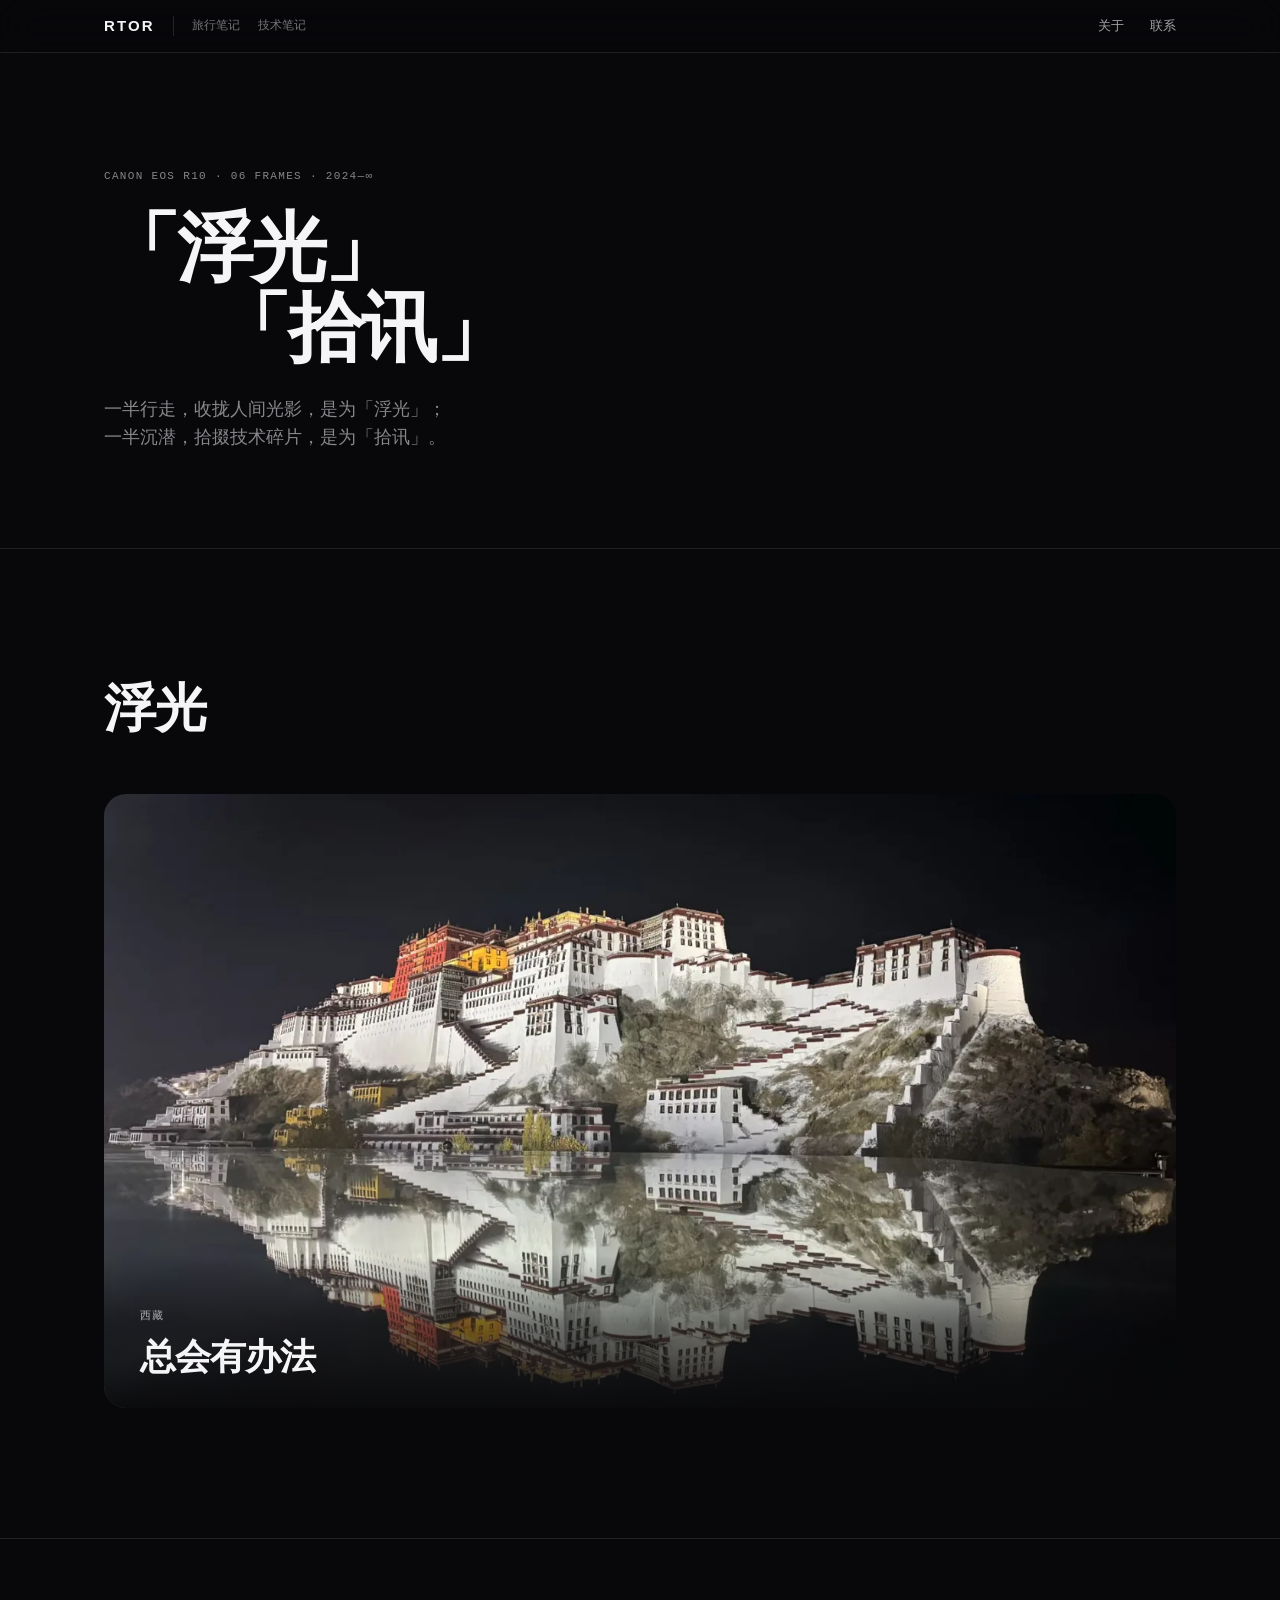
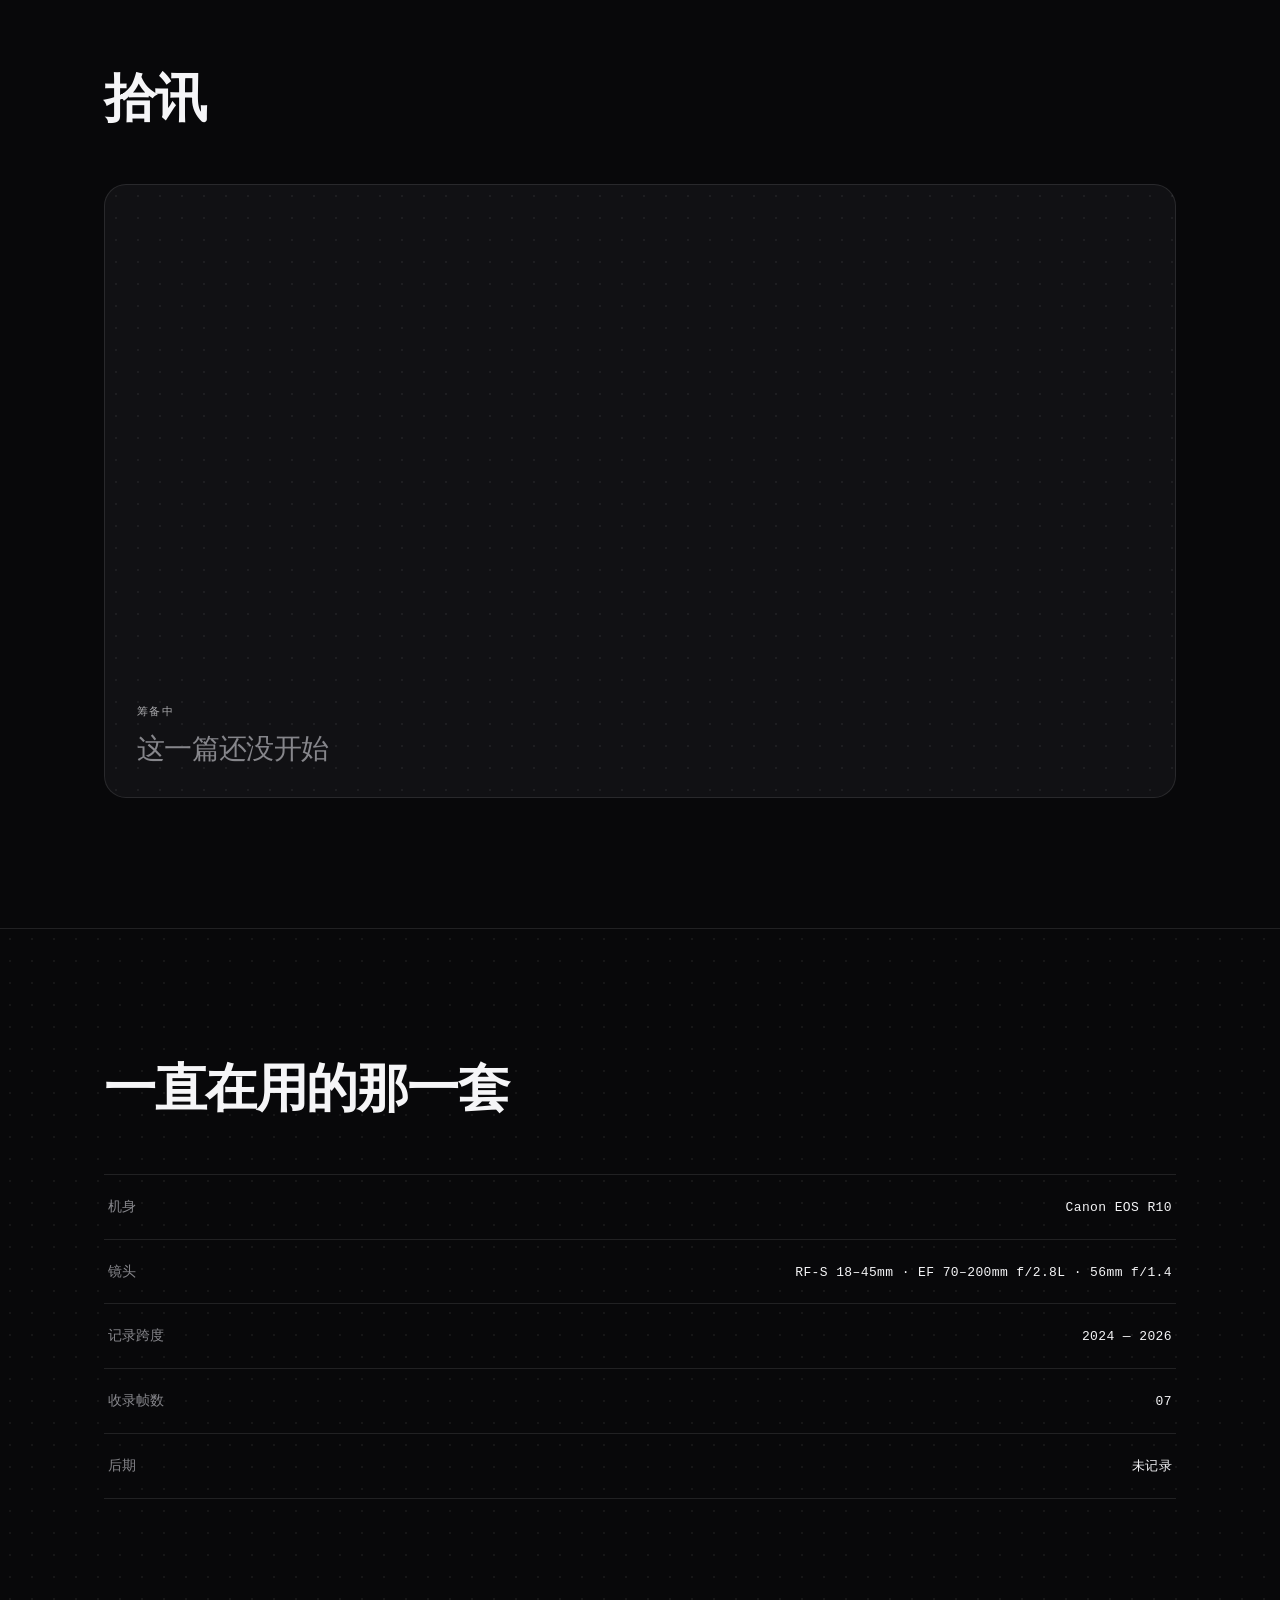
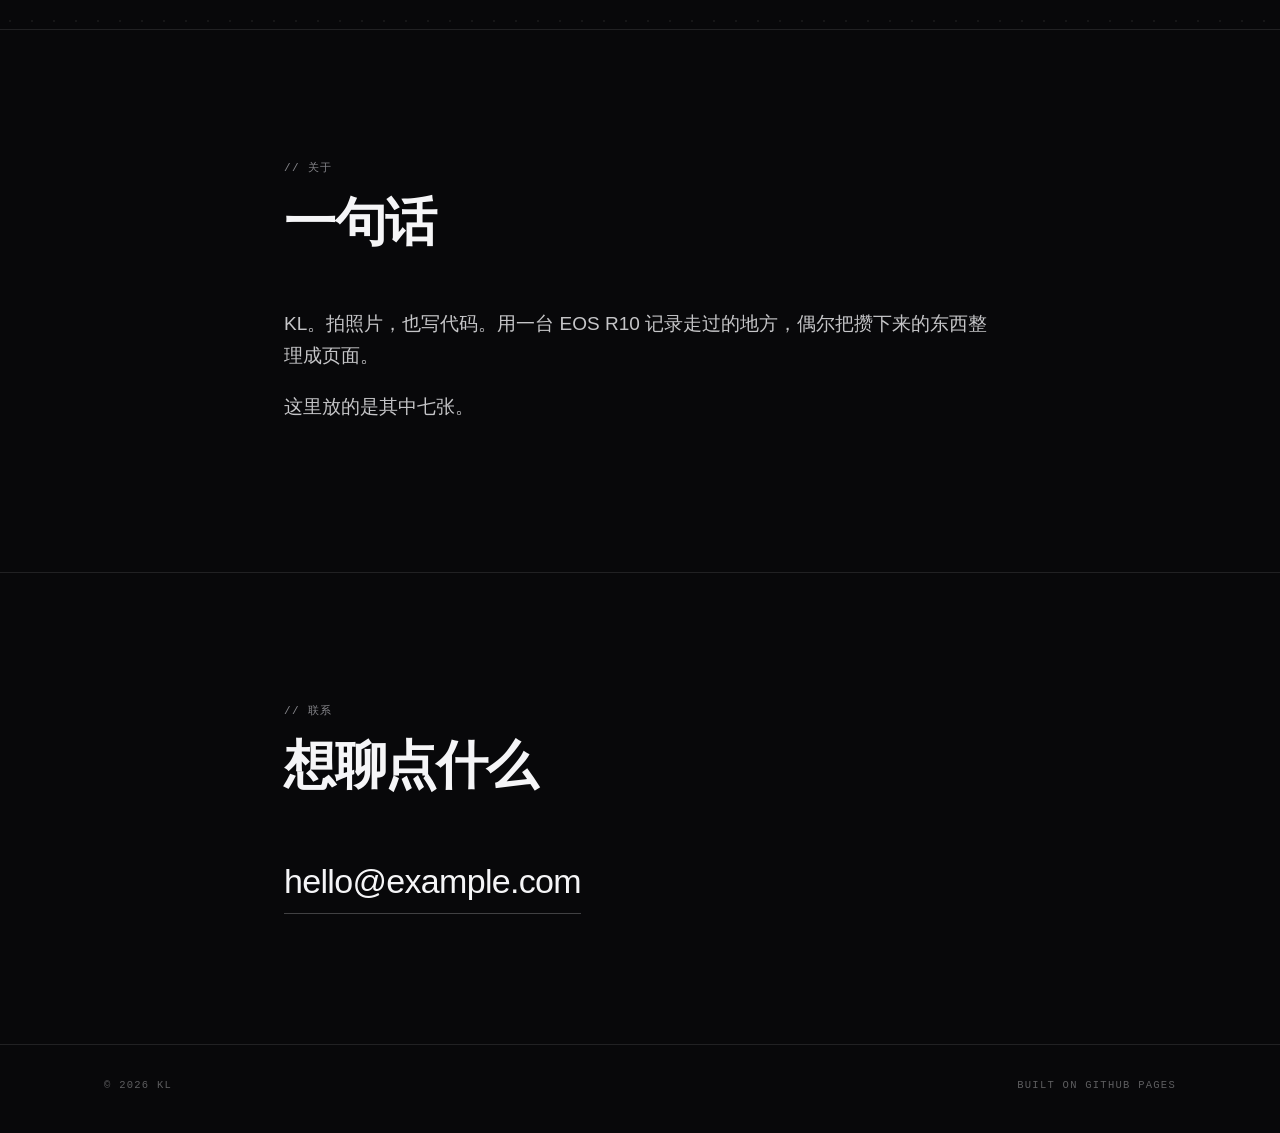
<file: index.html>
<!DOCTYPE html>
<html lang="zh-CN">
<head>
<meta charset="utf-8">
<meta name="viewport" content="width=device-width, initial-scale=1">
<title>KL — 影像</title>
<meta name="description" content="KL 的影像记录。第一章：拉萨。布达拉宫的夜与湖，以及别处的四帧。">
<link rel="icon" href="data:image/svg+xml,<svg xmlns='http://www.w3.org/2000/svg' viewBox='0 0 64 64'><rect width='64' height='64' rx='14' fill='%2308080a'/><text x='32' y='43' font-family='-apple-system,sans-serif' font-size='25' font-weight='600' fill='%23f5f5f7' text-anchor='middle'>KL</text></svg>">
<link rel="stylesheet" href="style.css">
</head>
<body>

<header class="nav">
  <div class="nav-inner">
    <div class="nav-left">
      <a class="brand" href="#top">RTOR</a>
      <nav class="links guides">
        <a href="fuguang.html">旅行笔记</a>
        <a href="shixun.html">技术笔记</a>
      </nav>
    </div>
    <nav class="links">
      <a href="#about">关于</a>
      <a href="#contact">联系</a>
    </nav>
  </div>
</header>

<section class="masthead" id="top">
  <div class="wrap">
    <p class="mono">CANON EOS R10 · 06 FRAMES · 2024—∞</p>
    <h1>「浮光」<br>&nbsp &nbsp &nbsp 「拾讯」</h1>
    <p class="lede">一半行走，收拢人间光影，是为「浮光」；<br>一半沉潜，拾掇技术碎片，是为「拾讯」。</p>
  </div>
</section>

<section class="section" id="fuguang">
  <div class="wrap">
    <h2>浮光</h2>

    <a class="entry reveal" href="fuguang.html">
      <img src="images/potala-card.webp" alt="布达拉宫夜色与水中倒影" width="1400" height="803">
      <span class="entry-copy">
        <span class="mono">西藏</span>
        <span class="entry-title">总会有办法</span>
      </span>
    </a>
  </div>
</section>

<section class="section" id="shixun">
  <div class="wrap">
    <h2>拾讯</h2>

    <a class="entry entry-blank reveal" href="shixun.html">
      <span class="entry-copy">
        <span class="mono">筹备中</span>
        <span class="entry-title">这一篇还没开始</span>
      </span>
    </a>
  </div>
</section>

<section class="section gear" id="gear">
  <div class="wrap">
    <h2>一直在用的那一套</h2>

    <dl class="spec">
      <div>
        <dt>机身</dt>
        <dd>Canon EOS R10</dd>
      </div>
      <div>
        <dt>镜头</dt>
        <dd>RF-S 18–45mm · EF 70–200mm f/2.8L · 56mm f/1.4</dd>
      </div>
      <div>
        <dt>记录跨度</dt>
        <dd>2024 — 2026</dd>
      </div>
      <div>
        <dt>收录帧数</dt>
        <dd>07</dd>
      </div>
      <div>
        <dt>后期</dt>
        <dd>未记录</dd>
      </div>
    </dl>
  </div>
</section>

<section class="section" id="about">
  <div class="wrap narrow">
    <p class="mono label">// 关于</p>
    <h2>一句话</h2>
    <p class="body">KL。拍照片，也写代码。用一台 EOS R10 记录走过的地方，偶尔把攒下来的东西整理成页面。</p>
    <p class="body">这里放的是其中七张。</p>
  </div>
</section>

<section class="section" id="contact">
  <div class="wrap narrow">
    <p class="mono label">// 联系</p>
    <h2>想聊点什么</h2>
    <a class="mail" href="mailto:hello@example.com">hello@example.com</a>
  </div>
</section>

<footer class="foot">
  <div class="wrap foot-inner">
    <span class="mono">© <span id="year">2026</span> KL</span>
    <span class="mono">BUILT ON GITHUB PAGES</span>
  </div>
</footer>

<script>
  document.getElementById('year').textContent = new Date().getFullYear();

  const io = new IntersectionObserver((entries) => {
    entries.forEach((e) => {
      if (e.isIntersecting) {
        e.target.classList.add('in');
        io.unobserve(e.target);
      }
    });
  }, { threshold: 0.12 });

  document.querySelectorAll('.reveal').forEach((el) => io.observe(el));
</script>

</body>
</html>
</file>
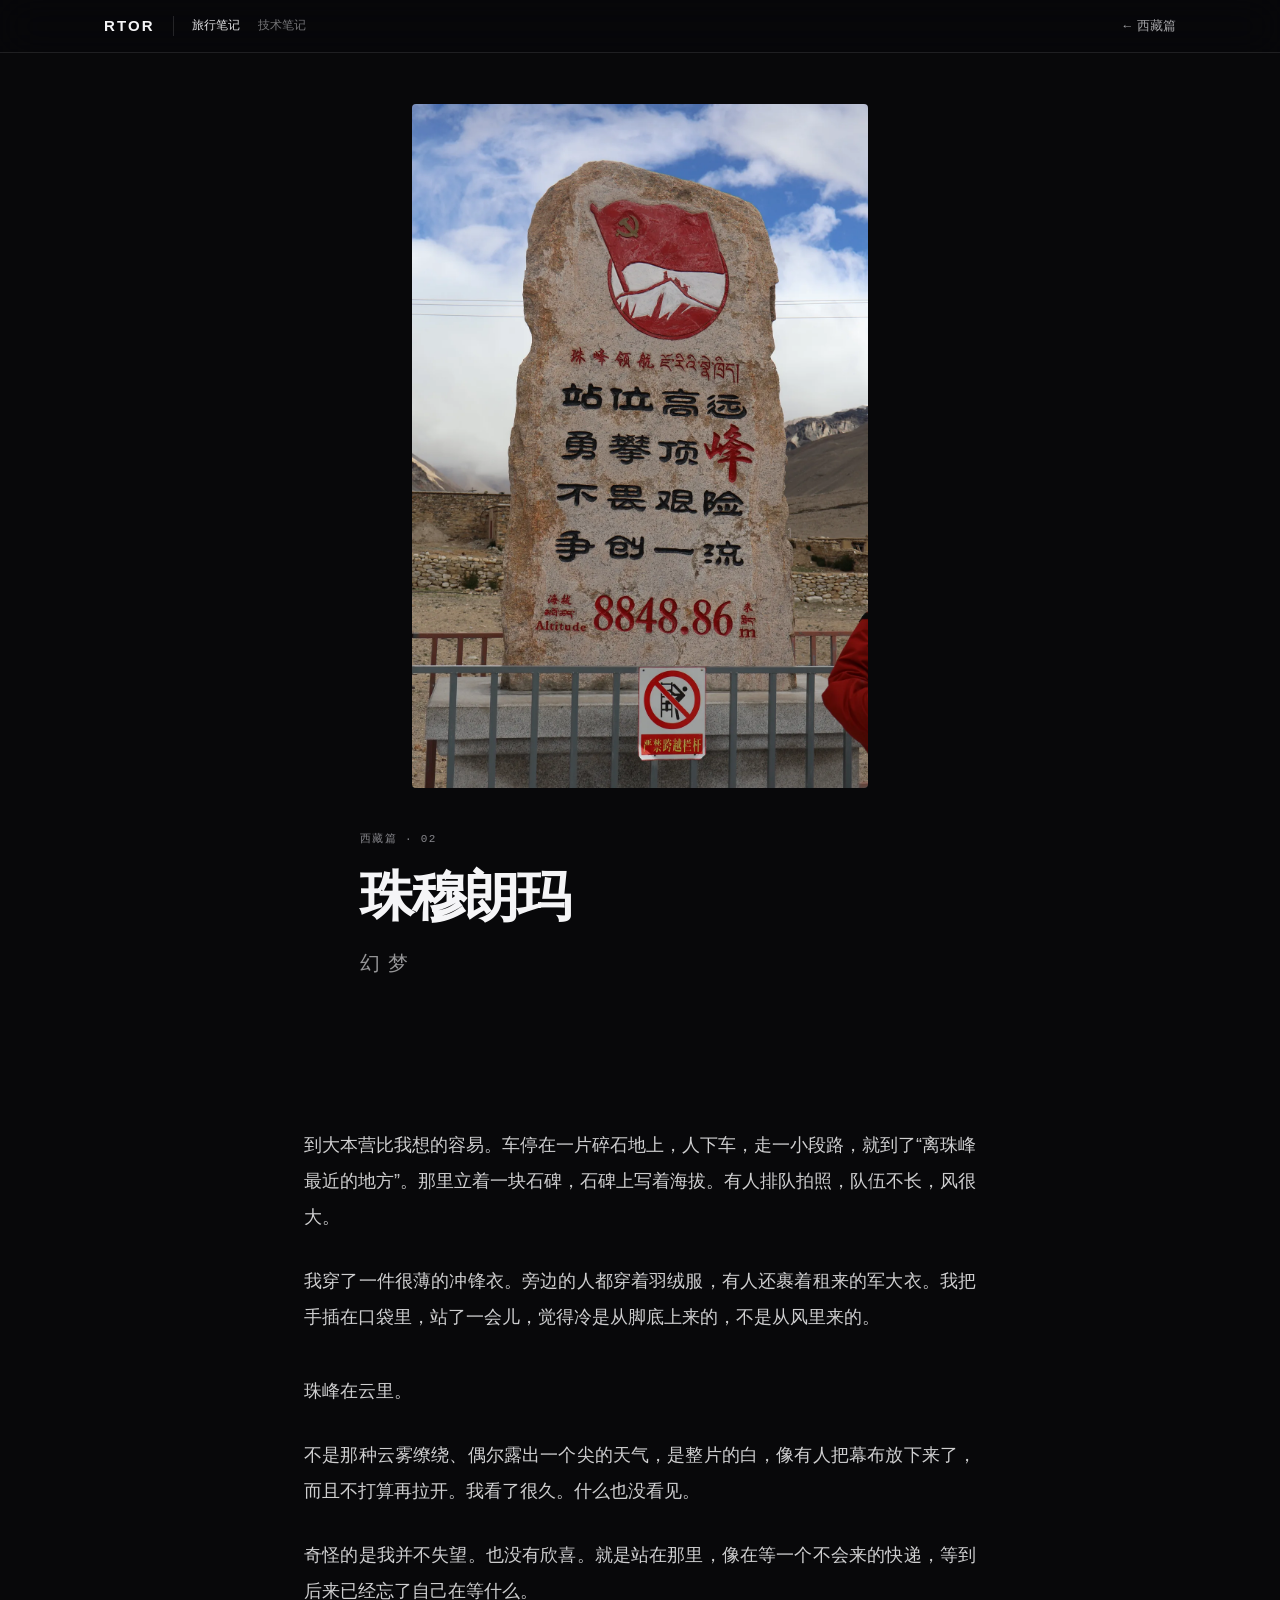
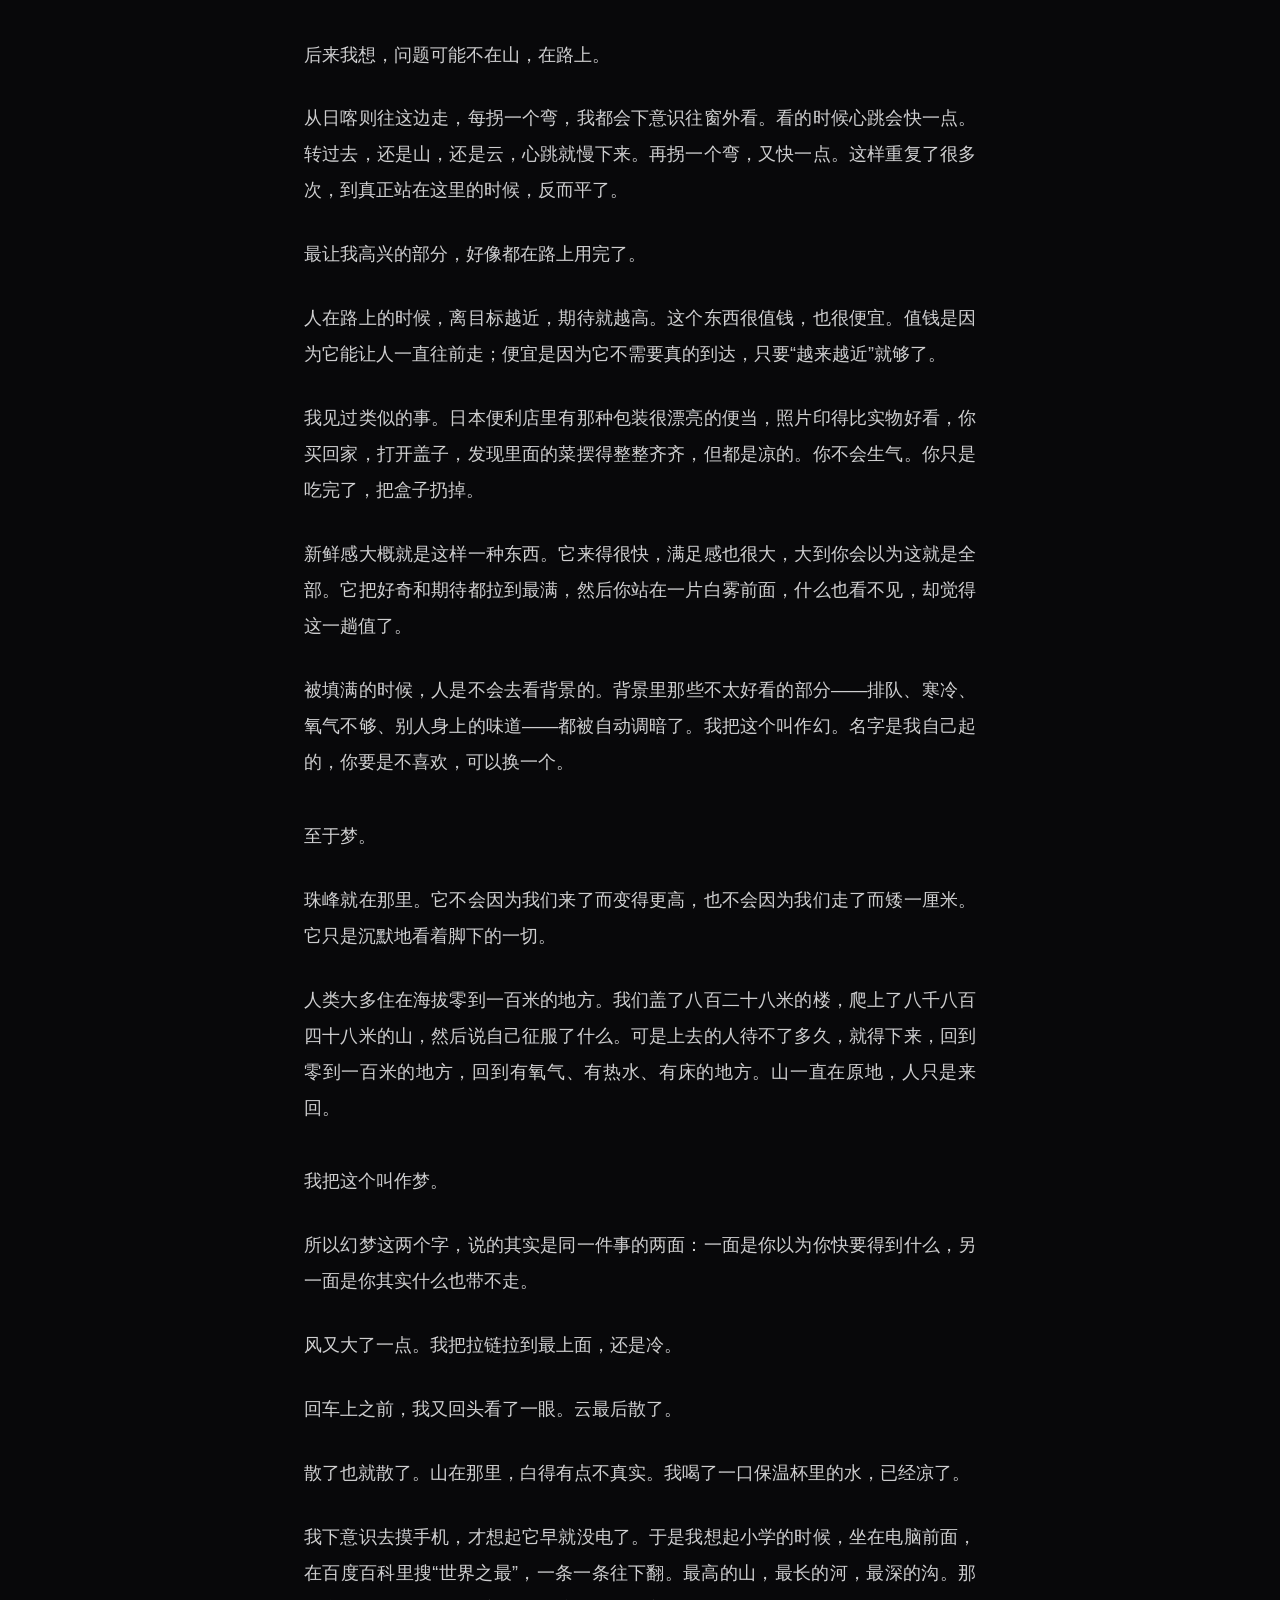
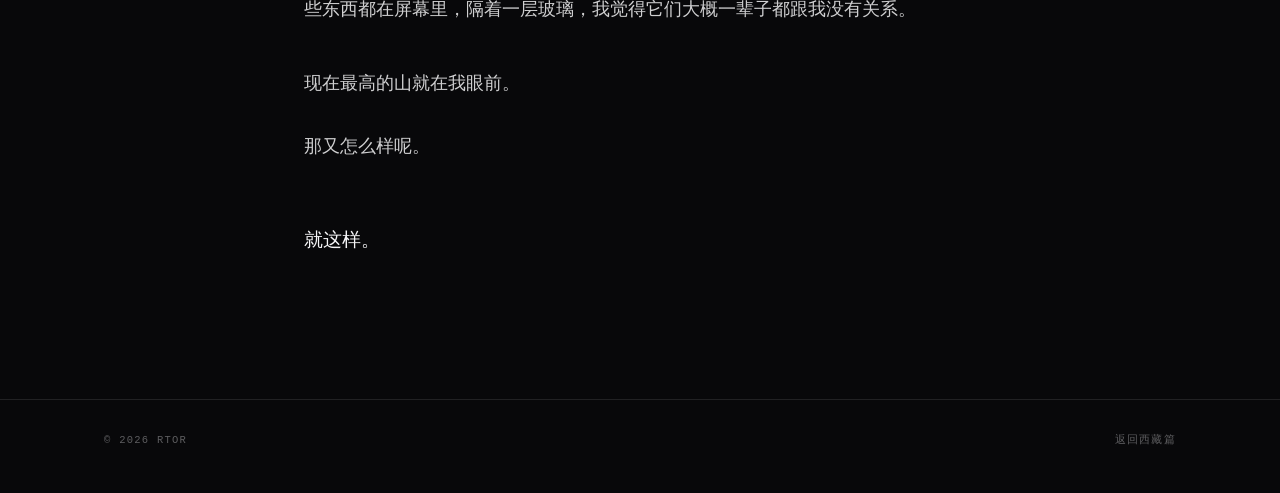
<file: everest.html>
<!DOCTYPE html>
<html lang="zh-CN">
<head>
<meta charset="utf-8">
<meta name="viewport" content="width=device-width, initial-scale=1">
<title>珠穆朗玛 — RTOR</title>
<meta name="description" content="珠峰大本营，云里什么也没看见。幻与梦。">
<link rel="icon" href="data:image/svg+xml,<svg xmlns='http://www.w3.org/2000/svg' viewBox='0 0 64 64'><rect width='64' height='64' rx='14' fill='%2308080a'/><text x='32' y='43' font-family='-apple-system,sans-serif' font-size='25' font-weight='600' fill='%23f5f5f7' text-anchor='middle'>R</text></svg>">
<link rel="stylesheet" href="style.css">
</head>
<body>

<header class="nav">
  <div class="nav-inner">
    <div class="nav-left">
      <a class="brand" href="index.html">RTOR</a>
      <nav class="links guides">
        <a class="is-active" href="fuguang.html">旅行笔记</a>
        <a href="shixun.html">技术笔记</a>
      </nav>
    </div>
    <nav class="links">
      <a class="back" href="xizang.html">← 西藏篇</a>
    </nav>
  </div>
</header>

<article>

  <div class="article-cover portrait">
    <img src="images/everest-cover.webp" alt="珠峰大本营的石碑，刻着海拔 8848.86 米" width="1240" height="1860">
    <div class="article-cover-copy">
      <p class="mono">西藏篇 · 02</p>
      <h1>珠穆朗玛</h1>
      <p class="sub">幻梦</p>
    </div>
  </div>

  <div class="wrap article-body">

    <p>到大本营比我想的容易。车停在一片碎石地上，人下车，走一小段路，就到了“离珠峰最近的地方”。那里立着一块石碑，石碑上写着海拔。有人排队拍照，队伍不长，风很大。</p>

    <p>我穿了一件很薄的冲锋衣。旁边的人都穿着羽绒服，有人还裹着租来的军大衣。我把手插在口袋里，站了一会儿，觉得冷是从脚底上来的，不是从风里来的。</p>

    <p class="beat">珠峰在云里。</p>

    <p>不是那种云雾缭绕、偶尔露出一个尖的天气，是整片的白，像有人把幕布放下来了，而且不打算再拉开。我看了很久。什么也没看见。</p>

    <p>奇怪的是我并不失望。也没有欣喜。就是站在那里，像在等一个不会来的快递，等到后来已经忘了自己在等什么。</p>

    <p>后来我想，问题可能不在山，在路上。</p>

    <p>从日喀则往这边走，每拐一个弯，我都会下意识往窗外看。看的时候心跳会快一点。转过去，还是山，还是云，心跳就慢下来。再拐一个弯，又快一点。这样重复了很多次，到真正站在这里的时候，反而平了。</p>

    <p>最让我高兴的部分，好像都在路上用完了。</p>

    <p>人在路上的时候，离目标越近，期待就越高。这个东西很值钱，也很便宜。值钱是因为它能让人一直往前走；便宜是因为它不需要真的到达，只要“越来越近”就够了。</p>

    <p>我见过类似的事。日本便利店里有那种包装很漂亮的便当，照片印得比实物好看，你买回家，打开盖子，发现里面的菜摆得整整齐齐，但都是凉的。你不会生气。你只是吃完了，把盒子扔掉。</p>

    <p>新鲜感大概就是这样一种东西。它来得很快，满足感也很大，大到你会以为这就是全部。它把好奇和期待都拉到最满，然后你站在一片白雾前面，什么也看不见，却觉得这一趟值了。</p>

    <p>被填满的时候，人是不会去看背景的。背景里那些不太好看的部分——排队、寒冷、氧气不够、别人身上的味道——都被自动调暗了。我把这个叫作幻。名字是我自己起的，你要是不喜欢，可以换一个。</p>

    <p class="beat">至于梦。</p>

    <p>珠峰就在那里。它不会因为我们来了而变得更高，也不会因为我们走了而矮一厘米。它只是沉默地看着脚下的一切。</p>

    <p>人类大多住在海拔零到一百米的地方。我们盖了八百二十八米的楼，爬上了八千八百四十八米的山，然后说自己征服了什么。可是上去的人待不了多久，就得下来，回到零到一百米的地方，回到有氧气、有热水、有床的地方。山一直在原地，人只是来回。</p>

    <p class="beat">我把这个叫作梦。</p>

    <p>所以幻梦这两个字，说的其实是同一件事的两面：一面是你以为你快要得到什么，另一面是你其实什么也带不走。</p>

    <p>风又大了一点。我把拉链拉到最上面，还是冷。</p>

    <p>回车上之前，我又回头看了一眼。云最后散了。</p>

    <p>散了也就散了。山在那里，白得有点不真实。我喝了一口保温杯里的水，已经凉了。</p>

    <p>我下意识去摸手机，才想起它早就没电了。于是我想起小学的时候，坐在电脑前面，在百度百科里搜“世界之最”，一条一条往下翻。最高的山，最长的河，最深的沟。那些东西都在屏幕里，隔着一层玻璃，我觉得它们大概一辈子都跟我没有关系。</p>

    <p class="beat">现在最高的山就在我眼前。</p>

    <p>那又怎么样呢。</p>

    <p class="end">就这样。</p>

  </div>

</article>

<footer class="foot">
  <div class="wrap foot-inner">
    <span class="mono">© <span id="year">2026</span> RTOR</span>
    <a class="mono back" href="xizang.html">返回西藏篇</a>
  </div>
</footer>

<script>
  document.getElementById('year').textContent = new Date().getFullYear();
</script>

</body>
</html>
</file>
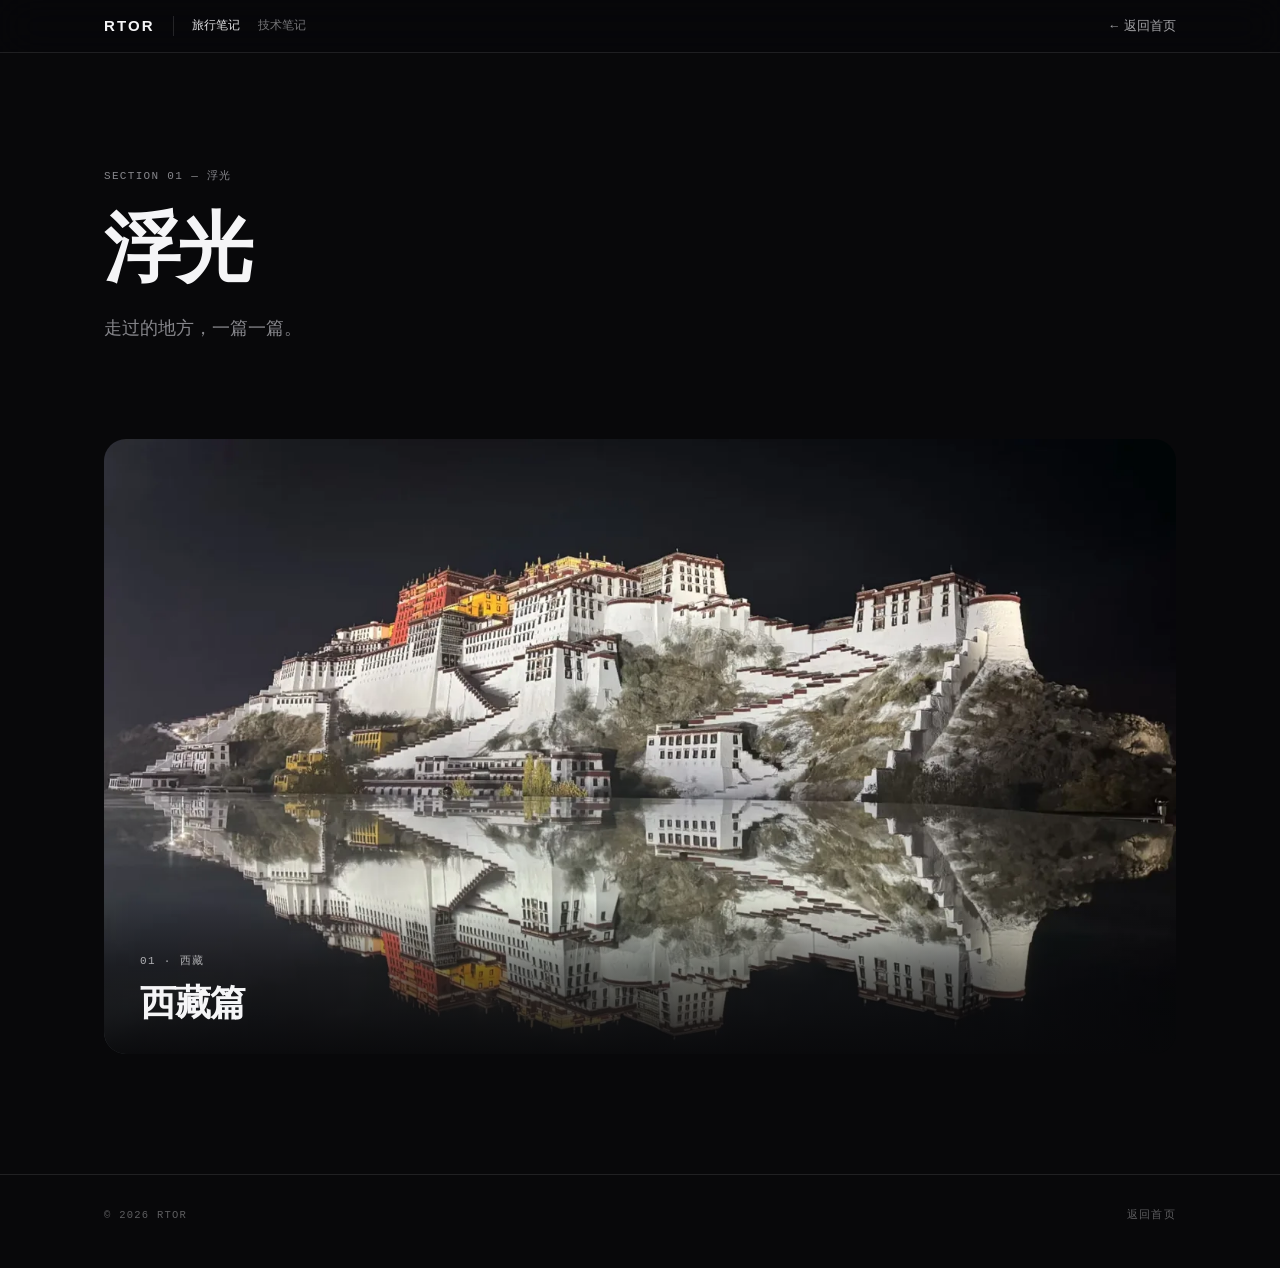
<file: fuguang.html>
<!DOCTYPE html>
<html lang="zh-CN">
<head>
<meta charset="utf-8">
<meta name="viewport" content="width=device-width, initial-scale=1">
<title>浮光 — RTOR</title>
<meta name="description" content="浮光：走过的地方，一篇一篇。">
<link rel="icon" href="data:image/svg+xml,<svg xmlns='http://www.w3.org/2000/svg' viewBox='0 0 64 64'><rect width='64' height='64' rx='14' fill='%2308080a'/><text x='32' y='43' font-family='-apple-system,sans-serif' font-size='25' font-weight='600' fill='%23f5f5f7' text-anchor='middle'>R</text></svg>">
<link rel="stylesheet" href="style.css">
</head>
<body>

<header class="nav">
  <div class="nav-inner">
    <div class="nav-left">
      <a class="brand" href="index.html">RTOR</a>
      <nav class="links guides">
        <a class="is-active" href="fuguang.html">旅行笔记</a>
        <a href="shixun.html">技术笔记</a>
      </nav>
    </div>
    <nav class="links">
      <a class="back" href="index.html">← 返回首页</a>
    </nav>
  </div>
</header>

<section class="masthead">
  <div class="wrap">
    <p class="mono">SECTION 01 — 浮光</p>
    <h1>浮光</h1>
    <p class="lede">走过的地方，一篇一篇。</p>
  </div>
</section>

<div class="wrap entry-list">
  <a class="entry reveal" href="xizang.html">
    <img src="images/potala-card.webp" alt="布达拉宫夜色与水中倒影" width="1400" height="803">
    <span class="entry-copy">
      <span class="mono">01 · 西藏</span>
      <span class="entry-title">西藏篇</span>
    </span>
  </a>
</div>

<footer class="foot">
  <div class="wrap foot-inner">
    <span class="mono">© <span id="year">2026</span> RTOR</span>
    <a class="mono back" href="index.html">返回首页</a>
  </div>
</footer>

<script>
  document.getElementById('year').textContent = new Date().getFullYear();

  const io = new IntersectionObserver((entries) => {
    entries.forEach((e) => {
      if (e.isIntersecting) {
        e.target.classList.add('in');
        io.unobserve(e.target);
      }
    });
  }, { threshold: 0.12 });

  document.querySelectorAll('.reveal').forEach((el) => io.observe(el));
</script>

</body>
</html>
</file>
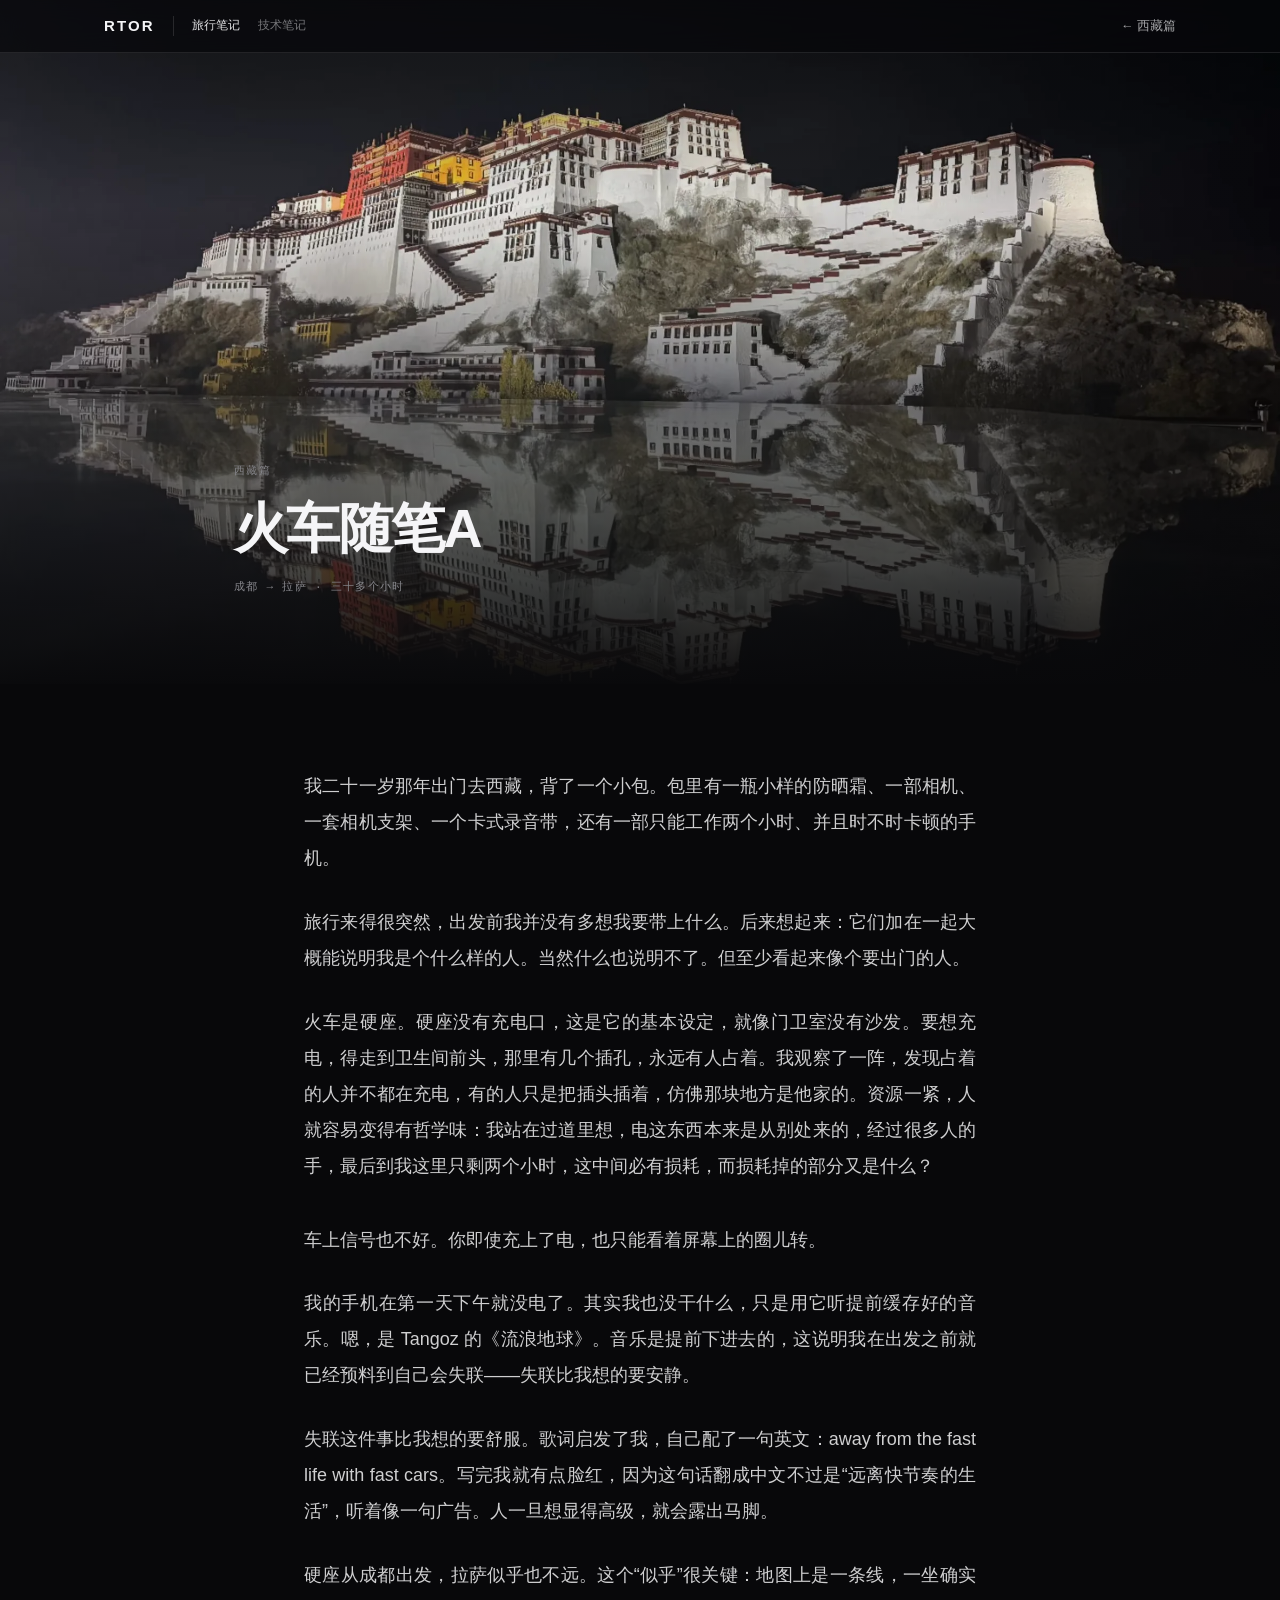
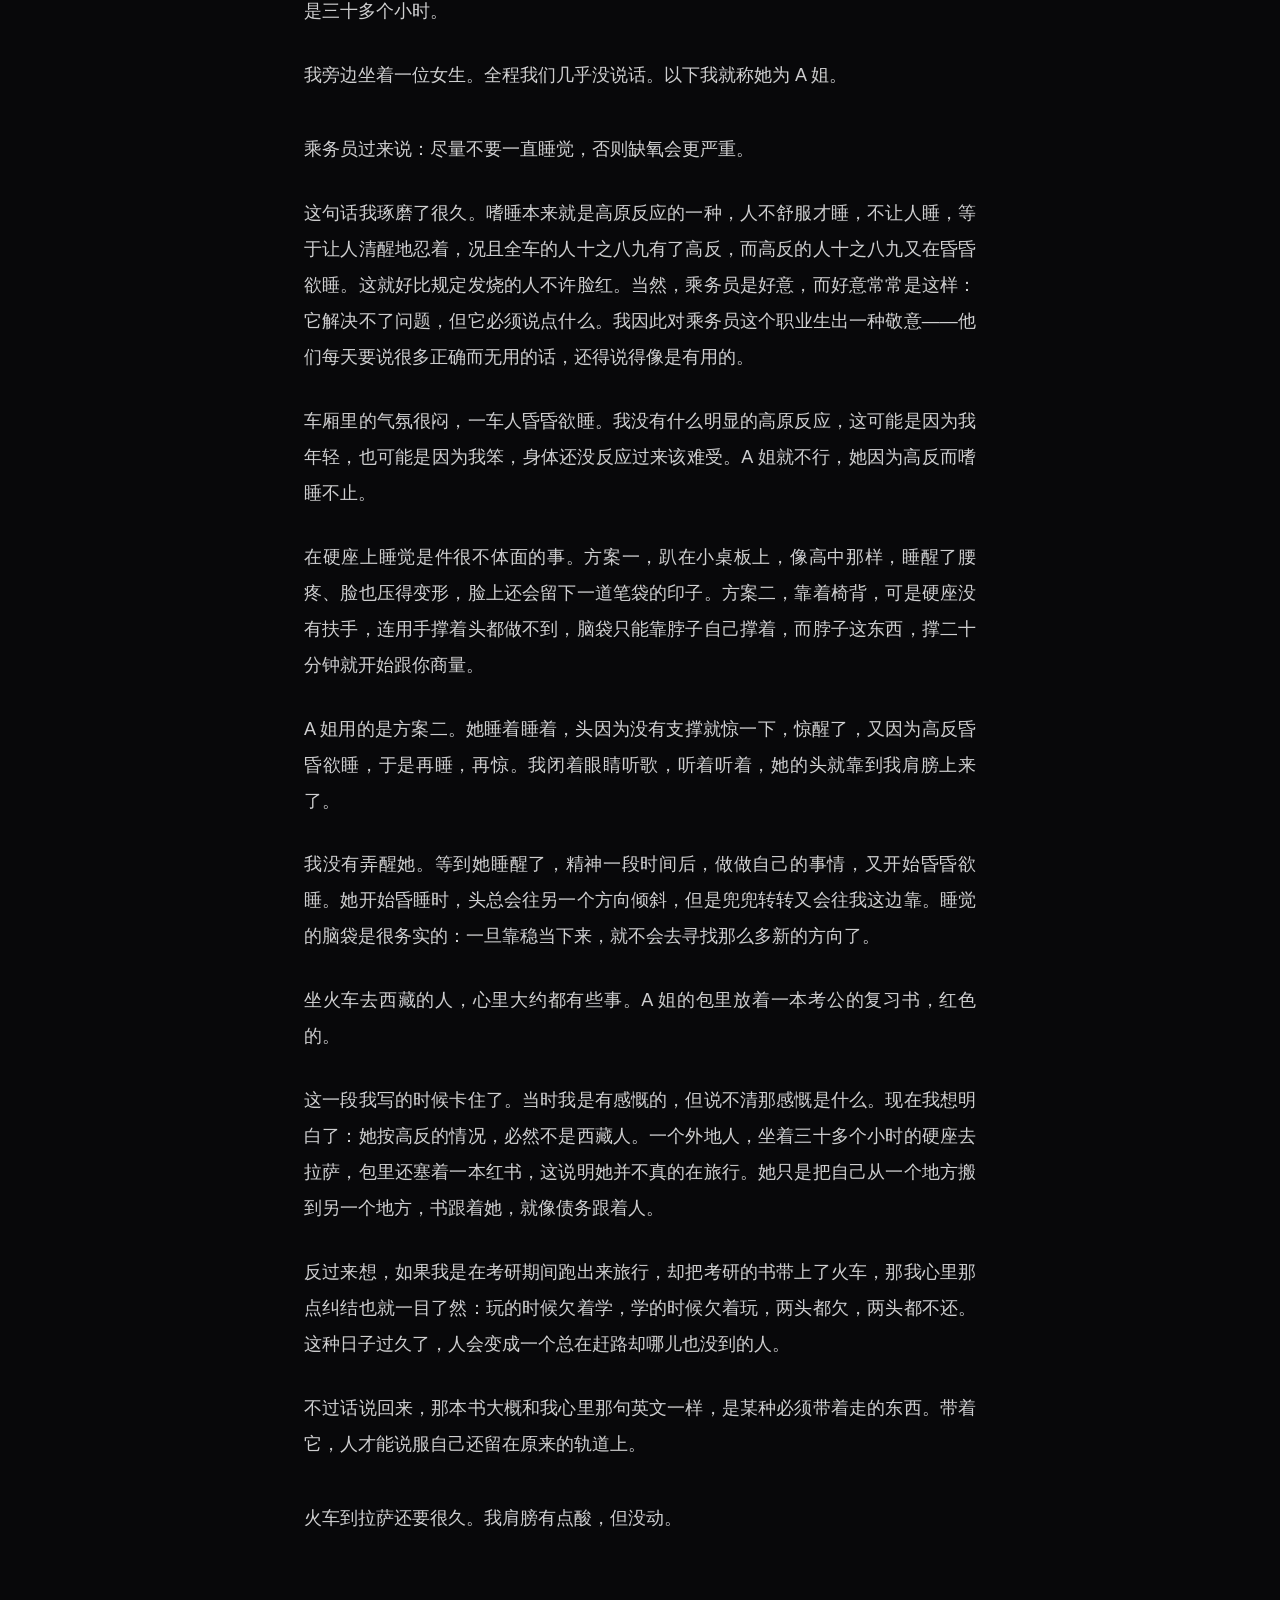
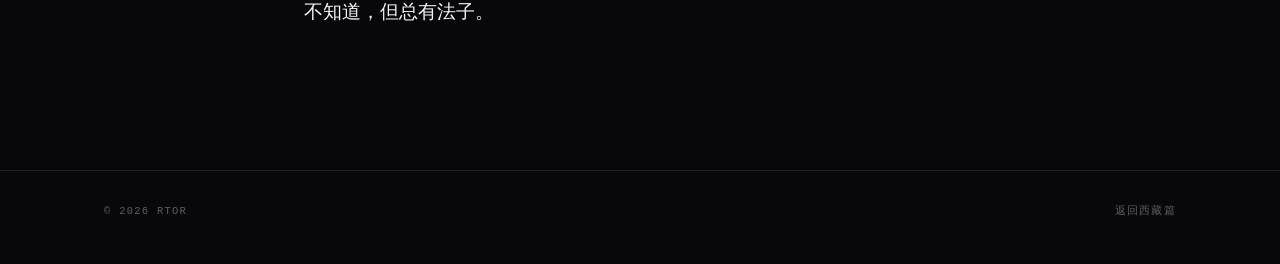
<file: lhasa.html>
<!DOCTYPE html>
<html lang="zh-CN">
<head>
<meta charset="utf-8">
<meta name="viewport" content="width=device-width, initial-scale=1">
<title>火车随笔A — RTOR</title>
<meta name="description" content="二十一岁，硬座，三十多个小时，从成都到拉萨。">
<link rel="icon" href="data:image/svg+xml,<svg xmlns='http://www.w3.org/2000/svg' viewBox='0 0 64 64'><rect width='64' height='64' rx='14' fill='%2308080a'/><text x='32' y='43' font-family='-apple-system,sans-serif' font-size='25' font-weight='600' fill='%23f5f5f7' text-anchor='middle'>R</text></svg>">
<link rel="stylesheet" href="style.css">
</head>
<body>

<header class="nav">
  <div class="nav-inner">
    <div class="nav-left">
      <a class="brand" href="index.html">RTOR</a>
      <nav class="links guides">
        <a class="is-active" href="fuguang.html">旅行笔记</a>
        <a href="shixun.html">技术笔记</a>
      </nav>
    </div>
    <nav class="links">
      <a class="back" href="xizang.html">← 西藏篇</a>
    </nav>
  </div>
</header>

<article>

  <div class="article-cover">
    <img src="images/potala.webp" alt="布达拉宫夜色与水中倒影" width="2400" height="1376">
    <div class="article-cover-copy">
      <p class="mono">西藏篇</p>
      <h1>火车随笔A</h1>
      <p class="mono">成都 → 拉萨 · 三十多个小时</p>
    </div>
  </div>

  <div class="wrap article-body">

    <p>我二十一岁那年出门去西藏，背了一个小包。包里有一瓶小样的防晒霜、一部相机、一套相机支架、一个卡式录音带，还有一部只能工作两个小时、并且时不时卡顿的手机。</p>

    <p>旅行来得很突然，出发前我并没有多想我要带上什么。后来想起来：它们加在一起大概能说明我是个什么样的人。当然什么也说明不了。但至少看起来像个要出门的人。</p>

    <p>火车是硬座。硬座没有充电口，这是它的基本设定，就像门卫室没有沙发。要想充电，得走到卫生间前头，那里有几个插孔，永远有人占着。我观察了一阵，发现占着的人并不都在充电，有的人只是把插头插着，仿佛那块地方是他家的。资源一紧，人就容易变得有哲学味：我站在过道里想，电这东西本来是从别处来的，经过很多人的手，最后到我这里只剩两个小时，这中间必有损耗，而损耗掉的部分又是什么？</p>

    <p class="beat">车上信号也不好。你即使充上了电，也只能看着屏幕上的圈儿转。</p>

    <p>我的手机在第一天下午就没电了。其实我也没干什么，只是用它听提前缓存好的音乐。嗯，是 Tangoz 的《流浪地球》。音乐是提前下进去的，这说明我在出发之前就已经预料到自己会失联——失联比我想的要安静。</p>

    <p>失联这件事比我想的要舒服。歌词启发了我，自己配了一句英文：away from the fast life with fast cars。写完我就有点脸红，因为这句话翻成中文不过是“远离快节奏的生活”，听着像一句广告。人一旦想显得高级，就会露出马脚。</p>

    <p>硬座从成都出发，拉萨似乎也不远。这个“似乎”很关键：地图上是一条线，一坐确实是三十多个小时。</p>

    <p>我旁边坐着一位女生。全程我们几乎没说话。以下我就称她为 A 姐。</p>

    <p class="beat">乘务员过来说：尽量不要一直睡觉，否则缺氧会更严重。</p>

    <p>这句话我琢磨了很久。嗜睡本来就是高原反应的一种，人不舒服才睡，不让人睡，等于让人清醒地忍着，况且全车的人十之八九有了高反，而高反的人十之八九又在昏昏欲睡。这就好比规定发烧的人不许脸红。当然，乘务员是好意，而好意常常是这样：它解决不了问题，但它必须说点什么。我因此对乘务员这个职业生出一种敬意——他们每天要说很多正确而无用的话，还得说得像是有用的。</p>

    <p>车厢里的气氛很闷，一车人昏昏欲睡。我没有什么明显的高原反应，这可能是因为我年轻，也可能是因为我笨，身体还没反应过来该难受。A 姐就不行，她因为高反而嗜睡不止。</p>

    <p>在硬座上睡觉是件很不体面的事。方案一，趴在小桌板上，像高中那样，睡醒了腰疼、脸也压得变形，脸上还会留下一道笔袋的印子。方案二，靠着椅背，可是硬座没有扶手，连用手撑着头都做不到，脑袋只能靠脖子自己撑着，而脖子这东西，撑二十分钟就开始跟你商量。</p>

    <p>A 姐用的是方案二。她睡着睡着，头因为没有支撑就惊一下，惊醒了，又因为高反昏昏欲睡，于是再睡，再惊。我闭着眼睛听歌，听着听着，她的头就靠到我肩膀上来了。</p>

    <p>我没有弄醒她。等到她睡醒了，精神一段时间后，做做自己的事情，又开始昏昏欲睡。她开始昏睡时，头总会往另一个方向倾斜，但是兜兜转转又会往我这边靠。睡觉的脑袋是很务实的：一旦靠稳当下来，就不会去寻找那么多新的方向了。</p>

    <p>坐火车去西藏的人，心里大约都有些事。A 姐的包里放着一本考公的复习书，红色的。</p>

    <p>这一段我写的时候卡住了。当时我是有感慨的，但说不清那感慨是什么。现在我想明白了：她按高反的情况，必然不是西藏人。一个外地人，坐着三十多个小时的硬座去拉萨，包里还塞着一本红书，这说明她并不真的在旅行。她只是把自己从一个地方搬到另一个地方，书跟着她，就像债务跟着人。</p>

    <p>反过来想，如果我是在考研期间跑出来旅行，却把考研的书带上了火车，那我心里那点纠结也就一目了然：玩的时候欠着学，学的时候欠着玩，两头都欠，两头都不还。这种日子过久了，人会变成一个总在赶路却哪儿也没到的人。</p>

    <p>不过话说回来，那本书大概和我心里那句英文一样，是某种必须带着走的东西。带着它，人才能说服自己还留在原来的轨道上。</p>

    <p class="beat">火车到拉萨还要很久。我肩膀有点酸，但没动。</p>

    <p class="end">不知道，但总有法子。</p>

  </div>

</article>

<footer class="foot">
  <div class="wrap foot-inner">
    <span class="mono">© <span id="year">2026</span> RTOR</span>
    <a class="mono back" href="xizang.html">返回西藏篇</a>
  </div>
</footer>

<script>
  document.getElementById('year').textContent = new Date().getFullYear();
</script>

</body>
</html>
</file>
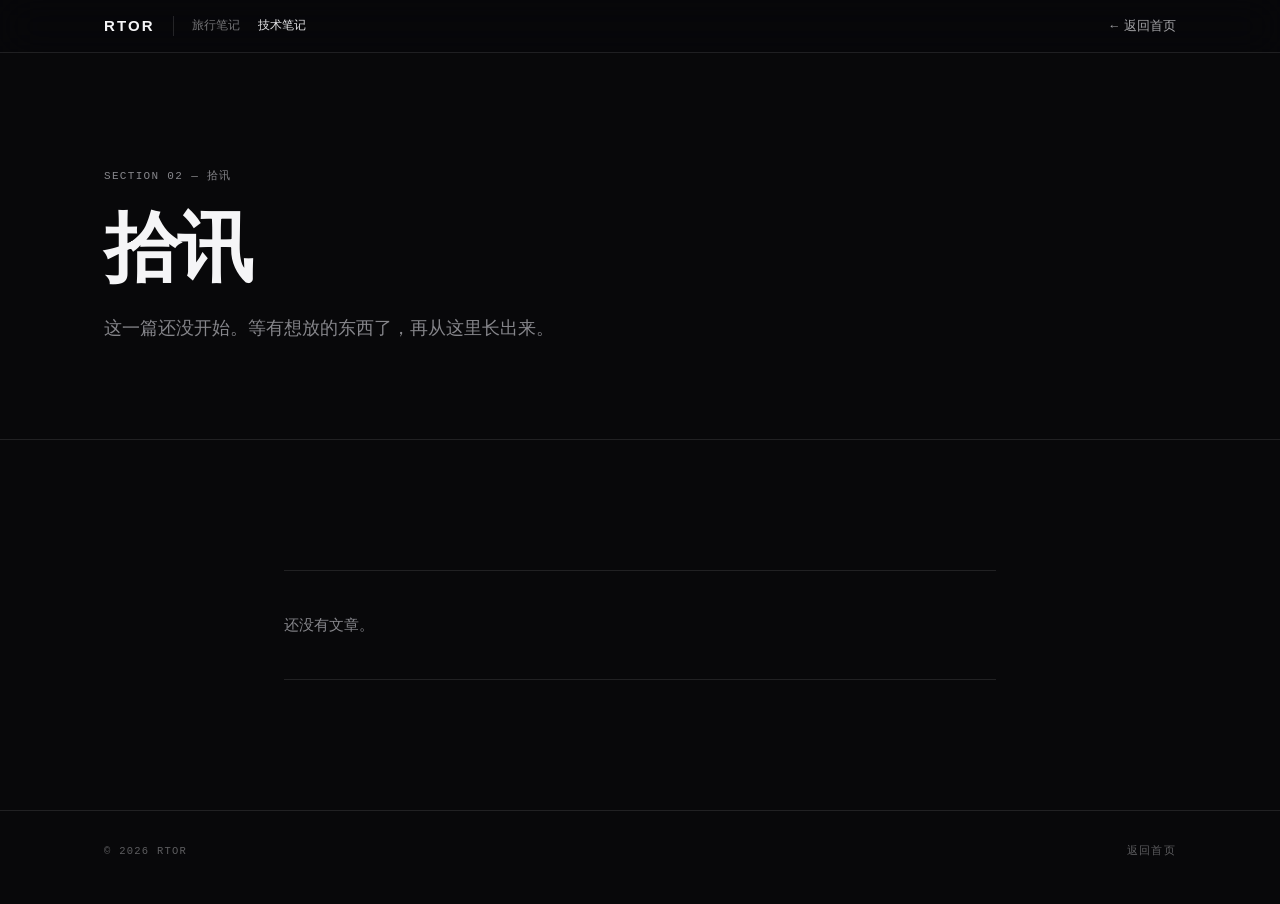
<file: shixun.html>
<!DOCTYPE html>
<html lang="zh-CN">
<head>
<meta charset="utf-8">
<meta name="viewport" content="width=device-width, initial-scale=1">
<title>拾讯 — RTOR</title>
<meta name="description" content="拾讯：还在筹备的一篇。">
<link rel="icon" href="data:image/svg+xml,<svg xmlns='http://www.w3.org/2000/svg' viewBox='0 0 64 64'><rect width='64' height='64' rx='14' fill='%2308080a'/><text x='32' y='43' font-family='-apple-system,sans-serif' font-size='25' font-weight='600' fill='%23f5f5f7' text-anchor='middle'>R</text></svg>">
<link rel="stylesheet" href="style.css">
</head>
<body>

<header class="nav">
  <div class="nav-inner">
    <div class="nav-left">
      <a class="brand" href="index.html">RTOR</a>
      <nav class="links guides">
        <a href="fuguang.html">旅行笔记</a>
        <a class="is-active" href="shixun.html">技术笔记</a>
      </nav>
    </div>
    <nav class="links">
      <a class="back" href="index.html">← 返回首页</a>
    </nav>
  </div>
</header>

<section class="masthead">
  <div class="wrap">
    <p class="mono">SECTION 02 — 拾讯</p>
    <h1>拾讯</h1>
    <p class="lede">这一篇还没开始。等有想放的东西了，再从这里长出来。</p>
  </div>
</section>

<section class="section">
  <div class="wrap narrow">
    <p class="empty">还没有文章。</p>
  </div>
</section>

<footer class="foot">
  <div class="wrap foot-inner">
    <span class="mono">© <span id="year">2026</span> RTOR</span>
    <a class="mono back" href="index.html">返回首页</a>
  </div>
</footer>

<script>
  document.getElementById('year').textContent = new Date().getFullYear();

  const io = new IntersectionObserver((entries) => {
    entries.forEach((e) => {
      if (e.isIntersecting) {
        e.target.classList.add('in');
        io.unobserve(e.target);
      }
    });
  }, { threshold: 0.12 });

  document.querySelectorAll('.reveal').forEach((el) => io.observe(el));
</script>

</body>
</html>
</file>
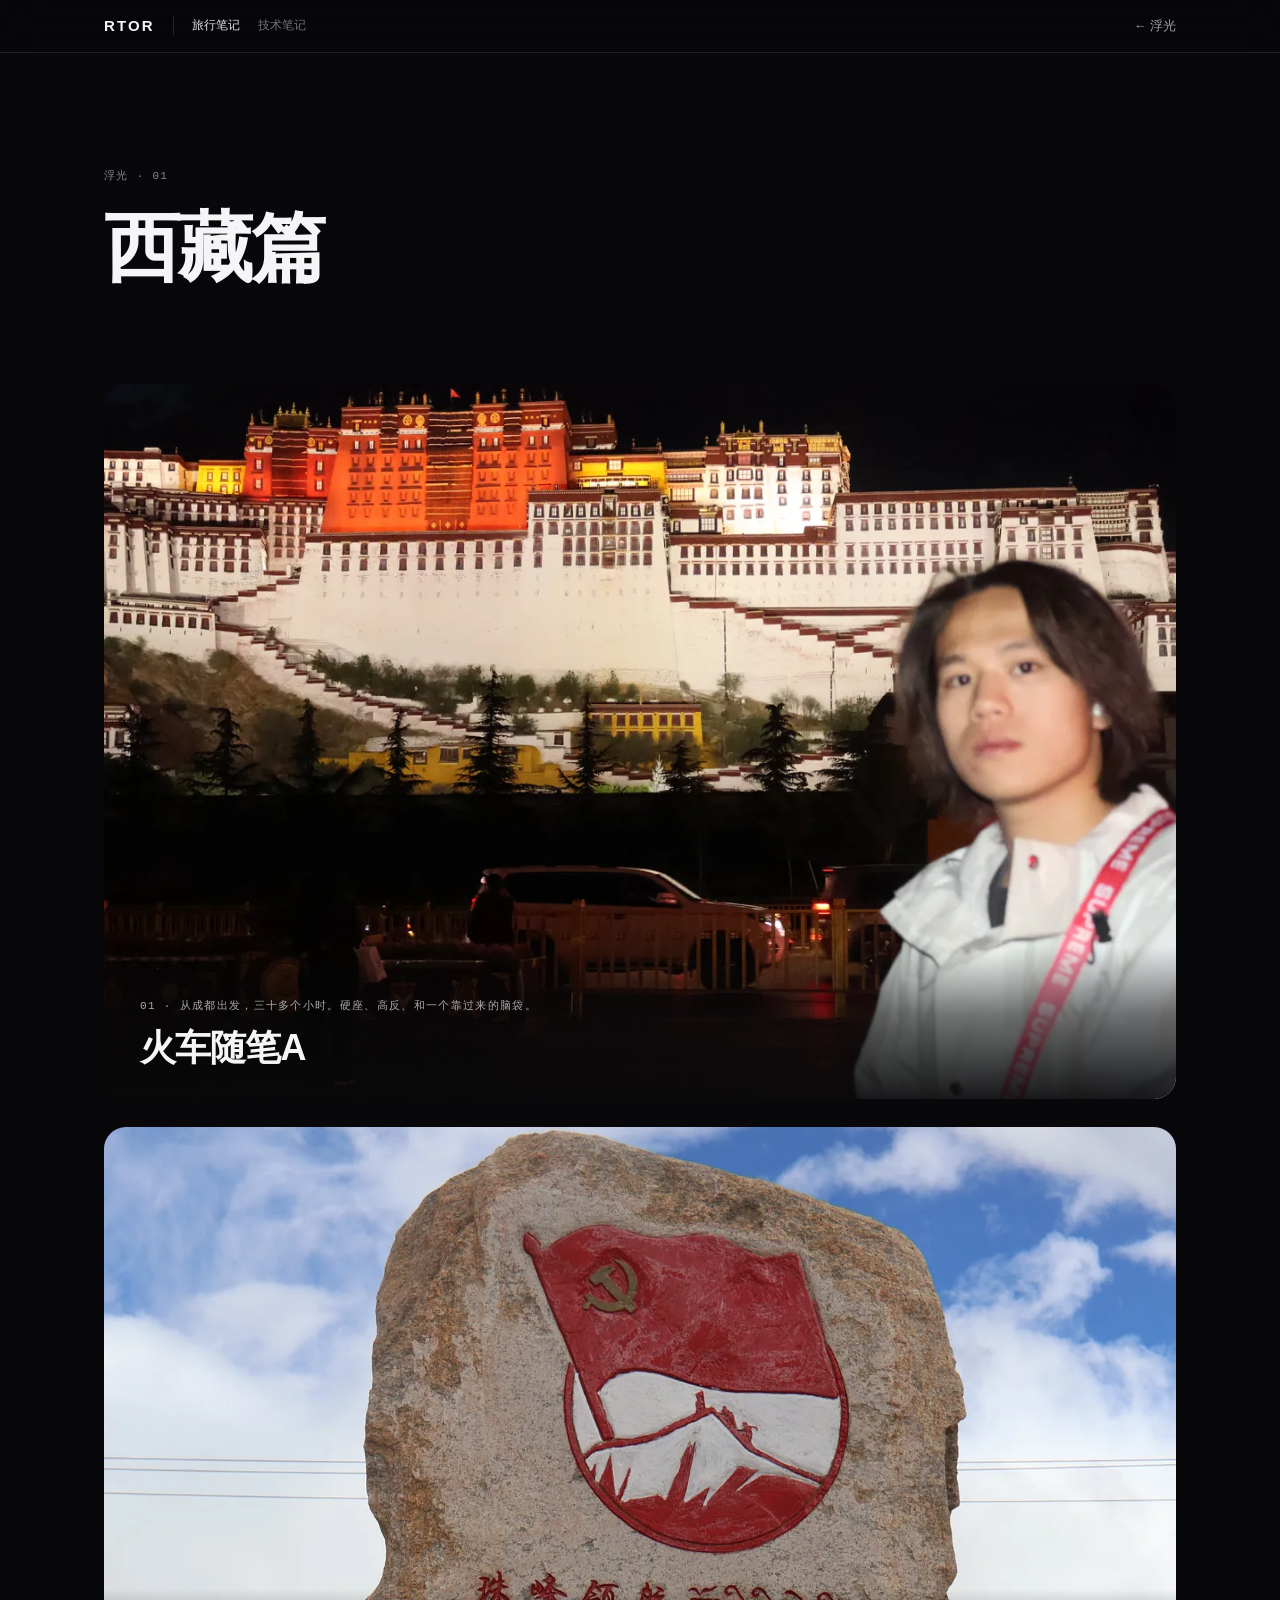
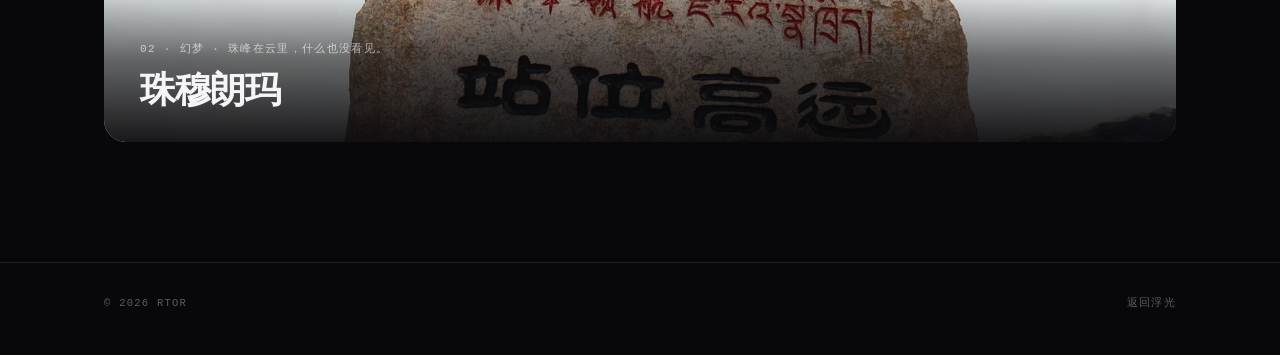
<file: xizang.html>
<!DOCTYPE html>
<html lang="zh-CN">
<head>
<meta charset="utf-8">
<meta name="viewport" content="width=device-width, initial-scale=1">
<title>西藏篇 — RTOR</title>
<meta name="description" content="西藏篇：从成都出发，三十多个小时。">
<link rel="icon" href="data:image/svg+xml,<svg xmlns='http://www.w3.org/2000/svg' viewBox='0 0 64 64'><rect width='64' height='64' rx='14' fill='%2308080a'/><text x='32' y='43' font-family='-apple-system,sans-serif' font-size='25' font-weight='600' fill='%23f5f5f7' text-anchor='middle'>R</text></svg>">
<link rel="stylesheet" href="style.css">
</head>
<body>

<header class="nav">
  <div class="nav-inner">
    <div class="nav-left">
      <a class="brand" href="index.html">RTOR</a>
      <nav class="links guides">
        <a class="is-active" href="fuguang.html">旅行笔记</a>
        <a href="shixun.html">技术笔记</a>
      </nav>
    </div>
    <nav class="links">
      <a class="back" href="fuguang.html">← 浮光</a>
    </nav>
  </div>
</header>

<section class="masthead">
  <div class="wrap">
    <p class="mono">浮光 · 01</p>
    <h1>西藏篇</h1>
  </div>
</section>

<div class="wrap entry-list">
  <a class="entry reveal" href="lhasa.html">
    <img src="images/lhasa.webp" alt="布达拉宫夜景与广场上的人" width="1200" height="800">
    <span class="entry-copy">
      <span class="mono">01 · 从成都出发，三十多个小时。硬座、高反、和一个靠过来的脑袋。</span>
      <span class="entry-title">火车随笔A</span>
    </span>
  </a>

  <a class="entry reveal" href="everest.html">
    <img src="images/everest-card.webp" alt="珠峰大本营的石碑，刻着海拔 8848.86 米" width="1400" height="803">
    <span class="entry-copy">
      <span class="mono">02 · 幻梦 · 珠峰在云里，什么也没看见。</span>
      <span class="entry-title">珠穆朗玛</span>
    </span>
  </a>
</div>

<footer class="foot">
  <div class="wrap foot-inner">
    <span class="mono">© <span id="year">2026</span> RTOR</span>
    <a class="mono back" href="fuguang.html">返回浮光</a>
  </div>
</footer>

<script>
  document.getElementById('year').textContent = new Date().getFullYear();

  const io = new IntersectionObserver((entries) => {
    entries.forEach((e) => {
      if (e.isIntersecting) {
        e.target.classList.add('in');
        io.unobserve(e.target);
      }
    });
  }, { threshold: 0.12 });

  document.querySelectorAll('.reveal').forEach((el) => io.observe(el));
</script>

</body>
</html>
</file>
<file: style.css>
:root {
  --bg: #08080a;
  --surface: #111114;
  --text: #f5f5f7;
  --muted: #86868b;
  --accent: #0a84ff;
  --line: rgba(255, 255, 255, 0.1);
  --max: 1120px;
  --mono: ui-monospace, "SF Mono", "Cascadia Mono", Menlo, Consolas, monospace;
}

*,
*::before,
*::after { box-sizing: border-box; }

html {
  scroll-behavior: smooth;
  -webkit-text-size-adjust: 100%;
}

body {
  margin: 0;
  background: var(--bg);
  color: var(--text);
  font-family: -apple-system, BlinkMacSystemFont, "SF Pro Display", "Segoe UI", "PingFang SC", "Microsoft YaHei", sans-serif;
  font-size: 17px;
  line-height: 1.6;
  -webkit-font-smoothing: antialiased;
  overflow-x: hidden;
}

a { color: inherit; text-decoration: none; }

img { display: block; max-width: 100%; }

.wrap {
  max-width: var(--max);
  margin: 0 auto;
  padding: 0 24px;
}

.narrow { max-width: 760px; }

.mono {
  font-family: var(--mono);
  font-size: 11px;
  letter-spacing: 0.12em;
  text-transform: uppercase;
  color: var(--muted);
}

/* ---------- 导航 ---------- */

.nav {
  position: fixed;
  inset: 0 0 auto 0;
  z-index: 100;
  background: rgba(8, 8, 10, 0.72);
  backdrop-filter: saturate(180%) blur(20px);
  -webkit-backdrop-filter: saturate(180%) blur(20px);
  border-bottom: 1px solid var(--line);
}

.nav-inner {
  max-width: var(--max);
  margin: 0 auto;
  padding: 0 24px;
  height: 52px;
  display: flex;
  align-items: center;
  justify-content: space-between;
}

.brand {
  font-size: 15px;
  font-weight: 600;
  letter-spacing: 0.14em;
}

.nav-left {
  display: flex;
  align-items: center;
  gap: 18px;
}

.links {
  display: flex;
  gap: 26px;
}

.links a {
  font-size: 12.5px;
  color: rgba(245, 245, 247, 0.66);
  transition: color 0.2s;
}

.links a:hover { color: var(--text); }

/* 栏目入口：贴着 logo，但视觉上退后一层 */
.guides {
  gap: 18px;
  padding-left: 18px;
  border-left: 1px solid rgba(255, 255, 255, 0.12);
}

.guides a {
  font-size: 12px;
  color: rgba(245, 245, 247, 0.46);
}

.guides a:hover { color: rgba(245, 245, 247, 0.9); }

.guides a.is-active { color: rgba(245, 245, 247, 0.92); }

/* ---------- 首屏 ---------- */

.hero {
  position: relative;
  min-height: 88vh;
  min-height: 88svh;
  display: grid;
  align-items: end;
  overflow: hidden;
}

.hero-img {
  position: absolute;
  inset: 0;
  width: 100%;
  height: 100%;
  object-fit: cover;
  object-position: center 55%;
  transition: transform 1.4s cubic-bezier(0.2, 0.7, 0.2, 1);
}

.hero:hover .hero-img { transform: scale(1.03); }

.enter {
  display: inline-block;
  margin-top: 34px;
  padding-bottom: 4px;
  border-bottom: 1px solid rgba(245, 245, 247, 0.32);
  color: var(--text);
  font-size: 12px;
  transition: border-color 0.2s, color 0.2s;
}

.hero:hover .enter {
  color: #fff;
  border-color: #fff;
}

.hero-veil {
  position: absolute;
  inset: 0;
  background:
    linear-gradient(180deg, rgba(8, 8, 10, 0.62) 0%, rgba(8, 8, 10, 0.12) 32%, rgba(8, 8, 10, 0.55) 68%, rgba(8, 8, 10, 0.96) 100%);
}

.hero-copy {
  position: relative;
  width: 100%;
  max-width: var(--max);
  margin: 0 auto;
  padding: 0 24px 88px;
}

.hero-copy .mono { margin: 0 0 20px; color: rgba(245, 245, 247, 0.62); }

h1 {
  margin: 0;
  font-size: clamp(40px, 7vw, 86px);
  line-height: 1.04;
  letter-spacing: -0.035em;
  font-weight: 600;
}

.lede {
  margin: 22px 0 0;
  max-width: 32em;
  font-size: clamp(15px, 1.6vw, 18px);
  color: rgba(245, 245, 247, 0.72);
}

.cta {
  display: flex;
  gap: 12px;
  margin-top: 34px;
  flex-wrap: wrap;
}

.btn {
  display: inline-block;
  padding: 12px 26px;
  border-radius: 980px;
  background: var(--accent);
  border: 1px solid var(--accent);
  color: #fff;
  font-size: 14px;
  transition: transform 0.2s, background 0.2s, border-color 0.2s;
}

.btn:hover { background: #2b9bff; border-color: #2b9bff; }

.btn.ghost {
  background: transparent;
  border-color: rgba(245, 245, 247, 0.3);
  color: var(--text);
}

.btn.ghost:hover {
  border-color: var(--text);
  background: rgba(245, 245, 247, 0.08);
}

/* ---------- 顶部标题 ---------- */

.masthead { padding: 168px 0 96px; }

.masthead .mono { margin: 0 0 22px; }

.masthead h1 {
  margin: 0;
  font-size: clamp(36px, 6.4vw, 76px);
  line-height: 1.06;
  letter-spacing: -0.035em;
  font-weight: 600;
}

.masthead .lede {
  margin: 26px 0 0;
  max-width: 32em;
  font-size: clamp(15px, 1.7vw, 18px);
  color: var(--muted);
}

/* ---------- 通用区块 ---------- */

.section {
  padding: 130px 0;
  border-top: 1px solid var(--line);
}

.label { margin: 0 0 16px; }

h2 {
  margin: 0 0 56px;
  font-size: clamp(30px, 4.4vw, 52px);
  line-height: 1.12;
  letter-spacing: -0.028em;
  font-weight: 600;
}

.body {
  margin: 0 0 18px;
  font-size: clamp(16px, 1.8vw, 19px);
  line-height: 1.72;
  color: rgba(245, 245, 247, 0.8);
}

/* ---------- 照片 ---------- */

.grid {
  display: grid;
  grid-template-columns: repeat(2, 1fr);
  gap: 40px 28px;
}

.frame { margin: 0; }

.shot {
  display: block;
  overflow: hidden;
  border-radius: 18px;
  background: var(--surface);
}

.shot img {
  width: 100%;
  height: auto;
  transition: transform 0.8s cubic-bezier(0.2, 0.7, 0.2, 1);
}

.frame:hover .shot img { transform: scale(1.035); }

figcaption {
  display: flex;
  align-items: baseline;
  gap: 12px;
  flex-wrap: wrap;
  padding: 16px 4px 0;
}

.idx { color: rgba(245, 245, 247, 0.32); }

.title { font-size: 15px; }

.meta {
  margin-left: auto;
  color: rgba(245, 245, 247, 0.42);
  letter-spacing: 0.06em;
}

/* ---------- 设备 ---------- */

.gear {
  background-image: radial-gradient(rgba(255, 255, 255, 0.055) 1px, transparent 1px);
  background-size: 22px 22px;
  background-position: -1px -1px;
}

.spec {
  margin: 0;
  border-top: 1px solid var(--line);
}

.spec > div {
  display: flex;
  justify-content: space-between;
  align-items: baseline;
  gap: 32px;
  padding: 20px 4px;
  border-bottom: 1px solid var(--line);
}

.spec dt {
  font-size: 14px;
  color: var(--muted);
  flex: 0 0 auto;
}

.spec dd {
  margin: 0;
  font-family: var(--mono);
  font-size: 13px;
  letter-spacing: 0.03em;
  color: var(--text);
  text-align: right;
}

/* ---------- 联系 ---------- */

.mail {
  display: inline-block;
  margin-top: 4px;
  font-size: clamp(22px, 3.4vw, 34px);
  letter-spacing: -0.02em;
  border-bottom: 1px solid rgba(245, 245, 247, 0.24);
  padding-bottom: 4px;
  transition: color 0.2s, border-color 0.2s;
}

.mail:hover {
  color: var(--accent);
  border-color: var(--accent);
}

/* ---------- 页脚 ---------- */

.foot {
  border-top: 1px solid var(--line);
  padding: 32px 0 44px;
}

.foot-inner {
  display: flex;
  justify-content: space-between;
  gap: 16px;
  flex-wrap: wrap;
}

.foot .mono { font-size: 10.5px; color: rgba(245, 245, 247, 0.36); }

/* ---------- 入场 ---------- */

.reveal {
  opacity: 0;
  transform: translateY(26px);
  transition: opacity 0.9s ease, transform 0.9s cubic-bezier(0.2, 0.7, 0.2, 1);
}

.reveal.in {
  opacity: 1;
  transform: none;
}

/* ---------- 响应式 ---------- */

@media (max-width: 860px) {
  .section { padding: 88px 0; }
  h2 { margin-bottom: 40px; }
  .grid { grid-template-columns: 1fr; gap: 36px; }
  .hero-copy { padding-bottom: 64px; }
  .masthead { padding: 120px 0 64px; }
  .meta { margin-left: 0; flex-basis: 100%; }
  .spec > div { flex-direction: column; gap: 6px; }
  .spec dd { text-align: left; }
}

@media (max-width: 520px) {
  .links { gap: 18px; }
  .links a { font-size: 12px; }
  .cta { gap: 10px; }
  .btn { padding: 11px 22px; }
}

@media (prefers-reduced-motion: reduce) {
  html { scroll-behavior: auto; }
  .reveal { opacity: 1; transform: none; transition: none; }
  .shot img, .btn, .mail { transition: none; }
}

/* ---------- 游记页 ---------- */

.article-cover {
  position: relative;
  min-height: 76vh;
  min-height: 76svh;
  display: grid;
  align-items: end;
  overflow: hidden;
}

.article-cover img {
  position: absolute;
  inset: 0;
  width: 100%;
  height: 100%;
  object-fit: cover;
  object-position: center 55%;
}

.article-cover::after {
  content: "";
  position: absolute;
  inset: 0;
  background: linear-gradient(180deg, rgba(8, 8, 10, 0.5) 0%, rgba(8, 8, 10, 0.08) 30%, rgba(8, 8, 10, 0.6) 72%, rgba(8, 8, 10, 0.97) 100%);
}

.article-cover-copy {
  position: relative;
  z-index: 1;
  width: 100%;
  max-width: 860px;
  margin: 0 auto;
  padding: 0 24px 76px;
}

.article-cover-copy h1 {
  margin: 16px 0 20px;
  font-size: clamp(28px, 4.8vw, 54px);
  line-height: 1.16;
  letter-spacing: -0.03em;
  font-weight: 600;
}

.article-cover-copy .sub {
  margin: 0;
  font-size: clamp(15px, 1.9vw, 20px);
  letter-spacing: 0.42em;
  color: rgba(245, 245, 247, 0.6);
}

/* 竖构图封面：整张照片完整呈现，标题落在下方 */
.article-cover.portrait {
  display: block;
  min-height: 0;
  padding: 104px 24px 0;
}

.article-cover.portrait::after { content: none; }

.article-cover.portrait img {
  position: static;
  inset: auto;
  width: auto;
  height: auto;
  max-width: 100%;
  max-height: 76svh;
  margin: 0 auto;
  border-radius: 4px;
}

.article-cover.portrait .article-cover-copy {
  max-width: 560px;
  margin: 0 auto;
  padding: 32px 0 64px;
}

.article-body {
  max-width: 720px;
  padding-top: 84px;
  padding-bottom: 110px;
}

.article-body p {
  margin: 0 0 1.55em;
  font-size: 18px;
  line-height: 2;
  color: rgba(245, 245, 247, 0.84);
  text-align: justify;
  text-justify: inter-ideograph;
  orphans: 2;
  widows: 2;
}

.article-body p.beat { margin-top: 2.1em; }

.article-body p.end {
  margin-top: 3em;
  font-size: 19px;
  color: var(--text);
  text-align: left;
}

.article-body .lead {
  font-size: clamp(19px, 2.1vw, 22px);
  line-height: 1.75;
  color: var(--text);
}

.article-body h2 {
  margin: 68px 0 24px;
  font-size: clamp(22px, 3vw, 30px);
}

.article-body figure { margin: 52px 0; }

.article-body figure img {
  width: 100%;
  height: auto;
  border-radius: 14px;
}

.article-body figcaption {
  padding-top: 14px;
  font-family: var(--mono);
  font-size: 11px;
  letter-spacing: 0.06em;
  color: var(--muted);
  text-transform: none;
}

.note {
  margin: 56px 0;
  padding: 20px 22px;
  border: 1px dashed rgba(255, 255, 255, 0.16);
  border-radius: 12px;
  color: var(--muted);
  font-size: 15px;
  line-height: 1.85;
}

.back {
  display: inline-block;
  font-size: 12.5px;
  color: rgba(245, 245, 247, 0.66);
  transition: color 0.2s;
}

.back:hover { color: var(--text); }

@media (max-width: 860px) {
  .article-cover-copy { padding-bottom: 56px; }
  .article-body { padding-top: 56px; padding-bottom: 72px; }
  .article-body p { font-size: 17px; }
}

/* ---------- 栏目入口 ---------- */

.entry {
  display: block;
  position: relative;
  border-radius: 22px;
  overflow: hidden;
  background: var(--surface);
}

.entry img {
  display: block;
  width: 100%;
  height: auto;
  transition: transform 1.4s cubic-bezier(0.2, 0.7, 0.2, 1);
}

.entry:hover img { transform: scale(1.035); }

.entry-copy {
  position: absolute;
  inset: auto 0 0 0;
  display: flex;
  flex-direction: column;
  gap: 10px;
  padding: 52px 36px 30px;
  background: linear-gradient(180deg, rgba(8, 8, 10, 0) 0%, rgba(8, 8, 10, 0.55) 45%, rgba(8, 8, 10, 0.92) 100%);
}

.entry-copy .mono { color: rgba(245, 245, 247, 0.68); }

.entry-title {
  font-size: clamp(22px, 3.2vw, 36px);
  line-height: 1.2;
  letter-spacing: -0.025em;
  font-weight: 600;
}

.entry-go { transition: color 0.2s; }

.entry:hover .entry-go { color: #fff; }

.entry-blank {
  aspect-ratio: 1400 / 803;
  border: 1px solid var(--line);
  background-color: var(--surface);
  background-image: radial-gradient(rgba(255, 255, 255, 0.055) 1px, transparent 1px);
  background-size: 22px 22px;
}

.entry-blank .entry-copy {
  background: none;
  padding: 0 32px 32px;
}

.entry-blank .entry-title {
  font-size: clamp(20px, 2.6vw, 28px);
  color: var(--muted);
  font-weight: 500;
}

.entry-list {
  display: grid;
  gap: 28px;
  padding-bottom: 120px;
}

.empty {
  margin: 0;
  padding: 42px 0;
  border-top: 1px solid var(--line);
  border-bottom: 1px solid var(--line);
  color: var(--muted);
  font-size: 15px;
}

/* ---------- 散片 ---------- */

.sheet {
  display: grid;
  grid-template-columns: repeat(3, 1fr);
  gap: 22px;
}

.sheet figure { margin: 0; }

.sheet img {
  width: 100%;
  height: auto;
  border-radius: 12px;
  background: var(--surface);
}

.sheet figcaption {
  display: block;
  padding: 10px 2px 0;
  font-family: var(--mono);
  font-size: 11px;
  letter-spacing: 0.06em;
  color: var(--muted);
}

@media (max-width: 860px) {
  .sheet { grid-template-columns: repeat(2, 1fr); gap: 16px; }
  .entry-copy { padding: 40px 22px 22px; }
}

@media (max-width: 520px) {
  .sheet { grid-template-columns: 1fr; }
}

@media (max-width: 640px) {
  .nav-left { gap: 14px; }
  .guides { gap: 12px; padding-left: 14px; }
  .links { gap: 14px; }
  .guides a,
  .links a { font-size: 11.5px; }
}
</file>
